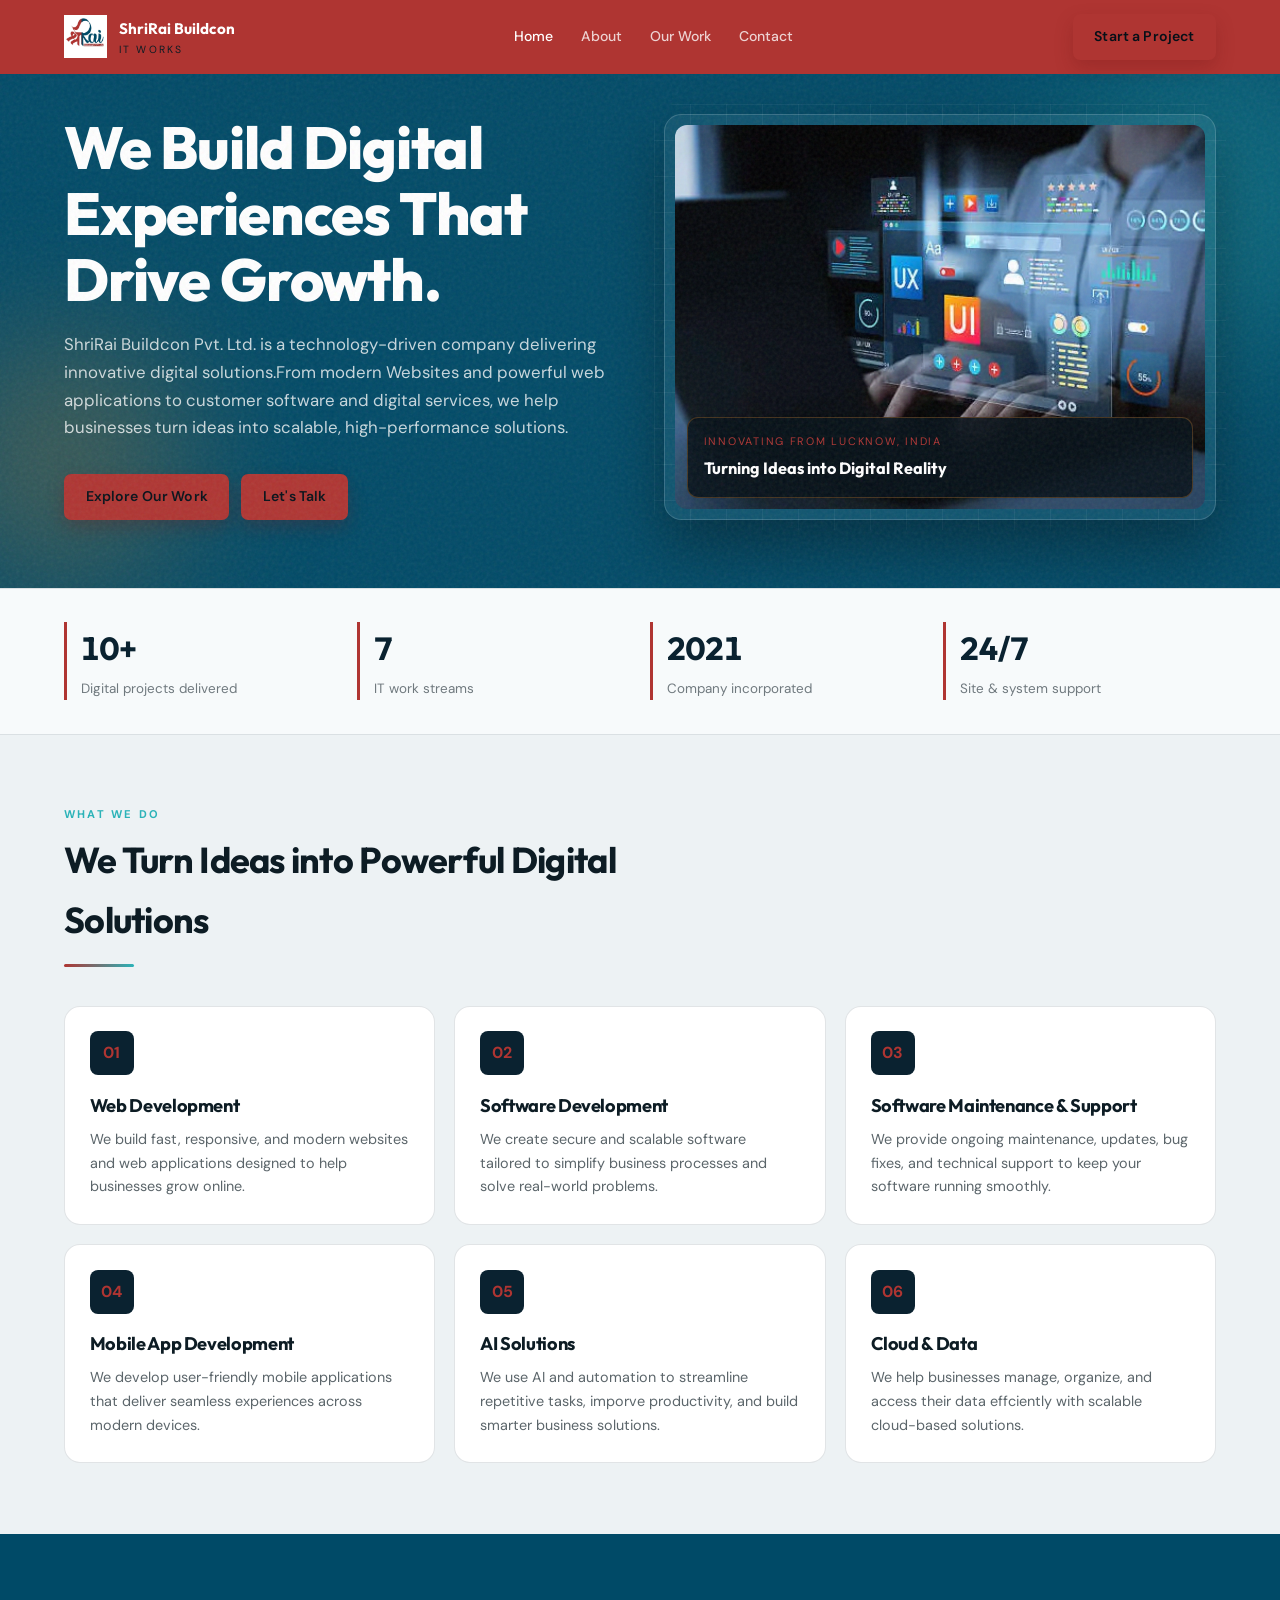
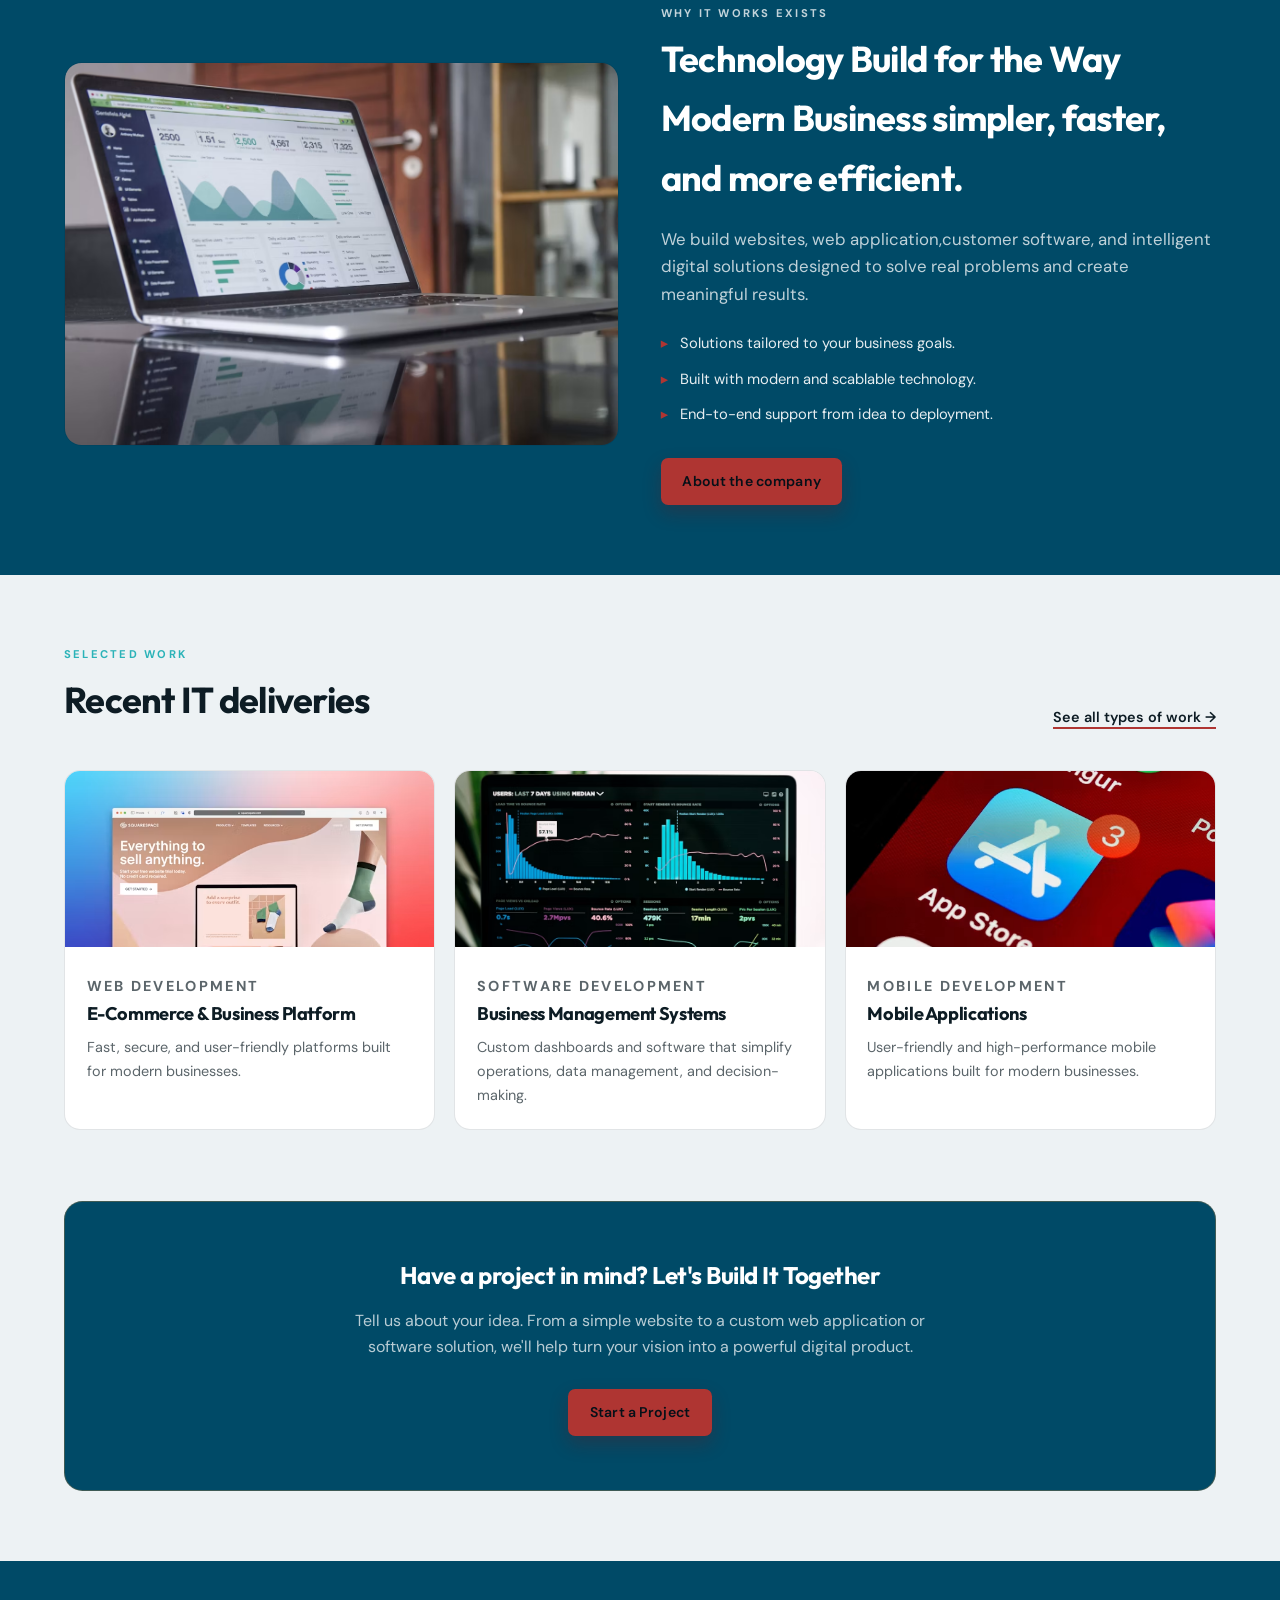
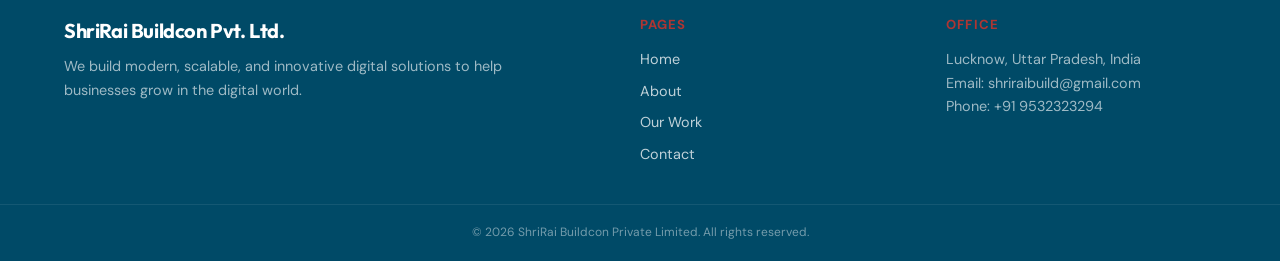
<file: index.html>
<!DOCTYPE html>
<html lang="en">
  <head>
    <meta charset="UTF-8" />
    <meta name="viewport" content="width=device-width, initial-scale=1.0" />
    <title>ShriRai Buildcon | IT Works</title>
    <meta
      name="description"
      content="IT division of ShriRai Buildcon Pvt. Ltd., Lucknow — websites, construction software, property portals, networks and digital systems."
    />
    <link rel="preconnect" href="https://fonts.googleapis.com" />
    <link rel="preconnect" href="https://fonts.gstatic.com" crossorigin />
    <link href="https://fonts.googleapis.com/css2?family=DM+Sans:ital,opsz,wght@0,9..40,400;0,9..40,500;0,9..40,600;0,9..40,700&family=Outfit:wght@500;600;700;800&display=swap"
      rel="stylesheet" />
    <link rel="stylesheet" href="css/styles.css" />
  </head>
  <body>

    <!-- Navigation Bar -->

    <header id="site-header" class="site-header">
      <div class="header-inner">
        <a href="index.html" class="logo">
          <img src="images/shrirai_logo.jpeg" class="logo-mark" alt="ShriRai Buildcon logo" />
          <span>
            <span class="logo-name">ShriRai Buildcon</span>
            <span class="logo-sub">IT Works</span>
          </span>
        </a>
        <nav class="nav-desktop" aria-label="Primary">
          <a class="is-active" href="index.html">Home</a>
          <a href="about.html">About</a>
          <a href="works.html">Our Work</a>
          <a href="contact.html">Contact</a>
        </nav>
        <a href="contact.html" class="btn btn-gold btn-header">Start a Project</a>
        <button id="nav-toggle" class="nav-toggle" aria-label="Open menu" aria-expanded="false">
          <svg class="icon-open" fill="none" stroke="currentColor" viewBox="0 0 24 24" aria-hidden="true">
            <path stroke-linecap="round" stroke-linejoin="round" stroke-width="2" d="M4 6h16M4 12h16M4 18h16" />
          </svg>
          <svg class="icon-close" fill="none" stroke="currentColor" viewBox="0 0 24 24" aria-hidden="true">
            <path stroke-linecap="round" stroke-linejoin="round" stroke-width="2" d="M6 18L18 6M6 6l12 12" />
          </svg>
        </button>
      </div>
      <div id="mobile-nav" class="mobile-nav">
        <nav aria-label="Mobile">
          <a class="is-active" href="index.html">Home</a>
          <a href="about.html">About</a>
          <a href="works.html">Our Work</a>
          <a href="contact.html">Contact</a>
        </nav>
      </div>
    </header>

    <section class="hero">
      <div class="blob blob-cyan"></div>
      <div class="blob blob-gold"></div>
      <div class="wrap hero-grid">
        <div>
          <!-- <p class="kicker fade-up">Lucknow · Construction + Technology</p> -->
          <h1 class="fade-up delay-1">We Build Digital Experiences That Drive Growth.</h1>
          <p class="lede fade-up delay-2">
            ShriRai Buildcon Pvt. Ltd. is a technology-driven company delivering innovative digital solutions.From modern 
            Websites and  powerful web applications to customer software and digital services, we help businesses turn ideas 
            into scalable, high-performance solutions.
          </p>
          <div class="hero-actions fade-up delay-3">
            <a href="works.html" class="btn btn-gold">Explore Our Work</a>
            <a href="contact.html" class="btn btn-gold">Let's Talk</a>
          </div>
        </div>
        <div class="hero-visual fade-up delay-4">
          <div class="grid-bg"></div>
          <div class="hero-frame">
            <img
              src="images/website.webp" alt="Modern commercial building skyline"
            />
            <div class="hero-caption">
              <span>INNOVATING FROM LUCKNOW, INDIA</span>
              <strong>Turning Ideas into Digital Reality</strong>
            </div>
          </div>
        </div>
      </div>
    </section>

    <section class="stats">
      <div class="wrap stats-grid">
        <div>
          <p class="stat-num" data-count="10" data-suffix="+">0+</p>
          <p class="stat-label">Digital projects delivered</p>
        </div>
        <div>
          <p class="stat-num" data-count="7" data-suffix="">0</p>
          <p class="stat-label">IT work streams</p>
        </div>
        <div>
          <p class="stat-num" data-count="2021" data-suffix="">0</p>
          <p class="stat-label">Company incorporated</p>
        </div>
        <div>
          <p class="stat-num">24/7</p>
          <p class="stat-label">Site &amp; system support</p>
        </div>
      </div>
    </section>

    <section class="section">
      <div class="wrap">
        <div class="section-head">
          <p class="label">What we do</p>
          <h2>We Turn Ideas into Powerful Digital Solutions</h2>
          <div class="gold-underline"></div>
        </div>
        <div class="cards-3">
          <article class="card">
            <div class="card-num">01</div>
            <h3>Web Development</h3>
            <p>We build fast, responsive, and modern websites and web applications designed to help businesses grow online.</p>
          </article>
          <article class="card">
            <div class="card-num">02</div>
            <h3>Software Development</h3>
            <p>We create secure and scalable software tailored to simplify business processes and solve real-world problems.</p>
          </article>
          <article class="card">
            <div class="card-num">03</div>
            <h3>Software Maintenance &amp; Support</h3>
            <p>We provide ongoing maintenance, updates, bug fixes, and technical support to keep your software running smoothly.</p>
          </article>
          <article class="card">
            <div class="card-num">04</div>
            <h3>Mobile App Development</h3>
            <p>We develop user-friendly mobile applications that deliver seamless experiences across modern devices.</p>
          </article>
          <article class="card">
            <div class="card-num">05</div>
            <h3>AI Solutions</h3>
            <p>We use AI and automation to streamline repetitive tasks, imporve productivity, and build smarter business solutions.</p>
          </article>
          <article class="card">
            <div class="card-num">06</div>
            <h3>Cloud &amp; Data</h3>
            <p>We help businesses manage, organize, and access their data effciently with scalable cloud-based solutions.</p>
          </article>
        </div>
      </div>
    </section>

    <section class="section band">
      <div class="wrap split">
        <img
          src="images/Technology_build.avif" alt="Team reviewing dashboards" />
        <div>
          <p class="label label-gold">Why IT Works exists</p>
          <h2>Technology Build for the Way Modern Business simpler, faster, and more efficient. 
          </h2>
          <p class="lede" style="color: rgba(255, 255, 255, 0.75)">
            We build websites, web application,customer software, and intelligent digital solutions designed to solve real problems
             and create meaningful results.
          </p>
          <ul class="checklist">
            <li><span>▸</span> Solutions tailored to your business goals.</li>
            <li><span>▸</span> Built with modern and scablable technology.</li>
            <li><span>▸</span> End-to-end support from idea to deployment.</li>
          </ul>
          <a href="about.html" class="btn btn-gold" style="margin-top: 2rem">About the company</a>
        </div>
      </div>
    </section>

    <section class="section">
      <div class="wrap">
        <div class="row-between">
          <div>
            <p class="label">Selected work</p>
            <h2>Recent IT deliveries</h2>
          </div>
          <a href="works.html" class="link-gold">See all types of work →</a>
        </div>
        <div class="cards-3" style="margin-top: 2.5rem">
          <article class="card card-media">
            <img src="images/E-commerce.avif" alt="Office interior" />
            <div class="card-body">
              <p class="eyebrow">Web Development</p>
              <h3>E-Commerce &amp; Business Platform</h3>
              <p>Fast, secure, and user-friendly platforms built for modern businesses.</p>
            </div>
          </article>
          <article class="card card-media">
            <img src="images/Business_management.avif" alt="Analytics dashboard" />
            <div class="card-body">
              <p class="eyebrow">Software Development</p>
              <h3>Business Management Systems</h3>
              <p>Custom dashboards and software that simplify operations, data management, and decision-making.</p>
            </div>
          </article>
          <article class="card card-media">
            <img src="images/App_dev.avif" alt="Network cables" />
            <div class="card-body">
              <p class="eyebrow">Mobile Development</p>
              <h3>Mobile Applications</h3>
              <p>User-friendly and high-performance mobile applications built for modern businesses.</p>
            </div>
          </article>
        </div>
      </div>
    </section>

    <section class="cta-banner">
      <div class="cta-inner">
        <h2>Have a project in mind? Let's Build It Together</h2>
        <p>Tell us about your idea. From a simple website to a custom web application or software solution, we'll help turn 
          your vision into a powerful digital product.</p>
        <a href="contact.html" class="btn btn-gold">Start a Project</a>
      </div>
    </section>

    <footer class="site-footer">
      <div class="wrap footer-grid">
        <div>
          <p class="font-display" style="font-size: 1.25rem; font-weight: 700">ShriRai Buildcon Pvt. Ltd.</p>
          <p class="muted" style="margin-top: 0.5rem">
            We build modern, scalable, and innovative digital solutions to help businesses grow in the digital world.
          </p>
        </div>
        <div>
          <p class="footer-title">Pages</p>
          <div class="footer-links">
            <a href="index.html">Home</a>
            <a href="about.html">About</a>
            <a href="works.html">Our Work</a>
            <a href="contact.html">Contact</a>
          </div>
        </div>
        <div>
          <p class="footer-title">Office</p>
          <p class="muted" style="margin-top: 0.75rem">Lucknow, Uttar Pradesh, India <br> Email: shriraibuild@gmail.com<br>Phone: +91 9532323294 </p>
        </div>
      </div>
      <div class="legal">© <span id="year"></span> ShriRai Buildcon Private Limited. All rights reserved.</div>
    </footer>
    <script src="js/main.js"></script>
  </body>
</html>
</file>
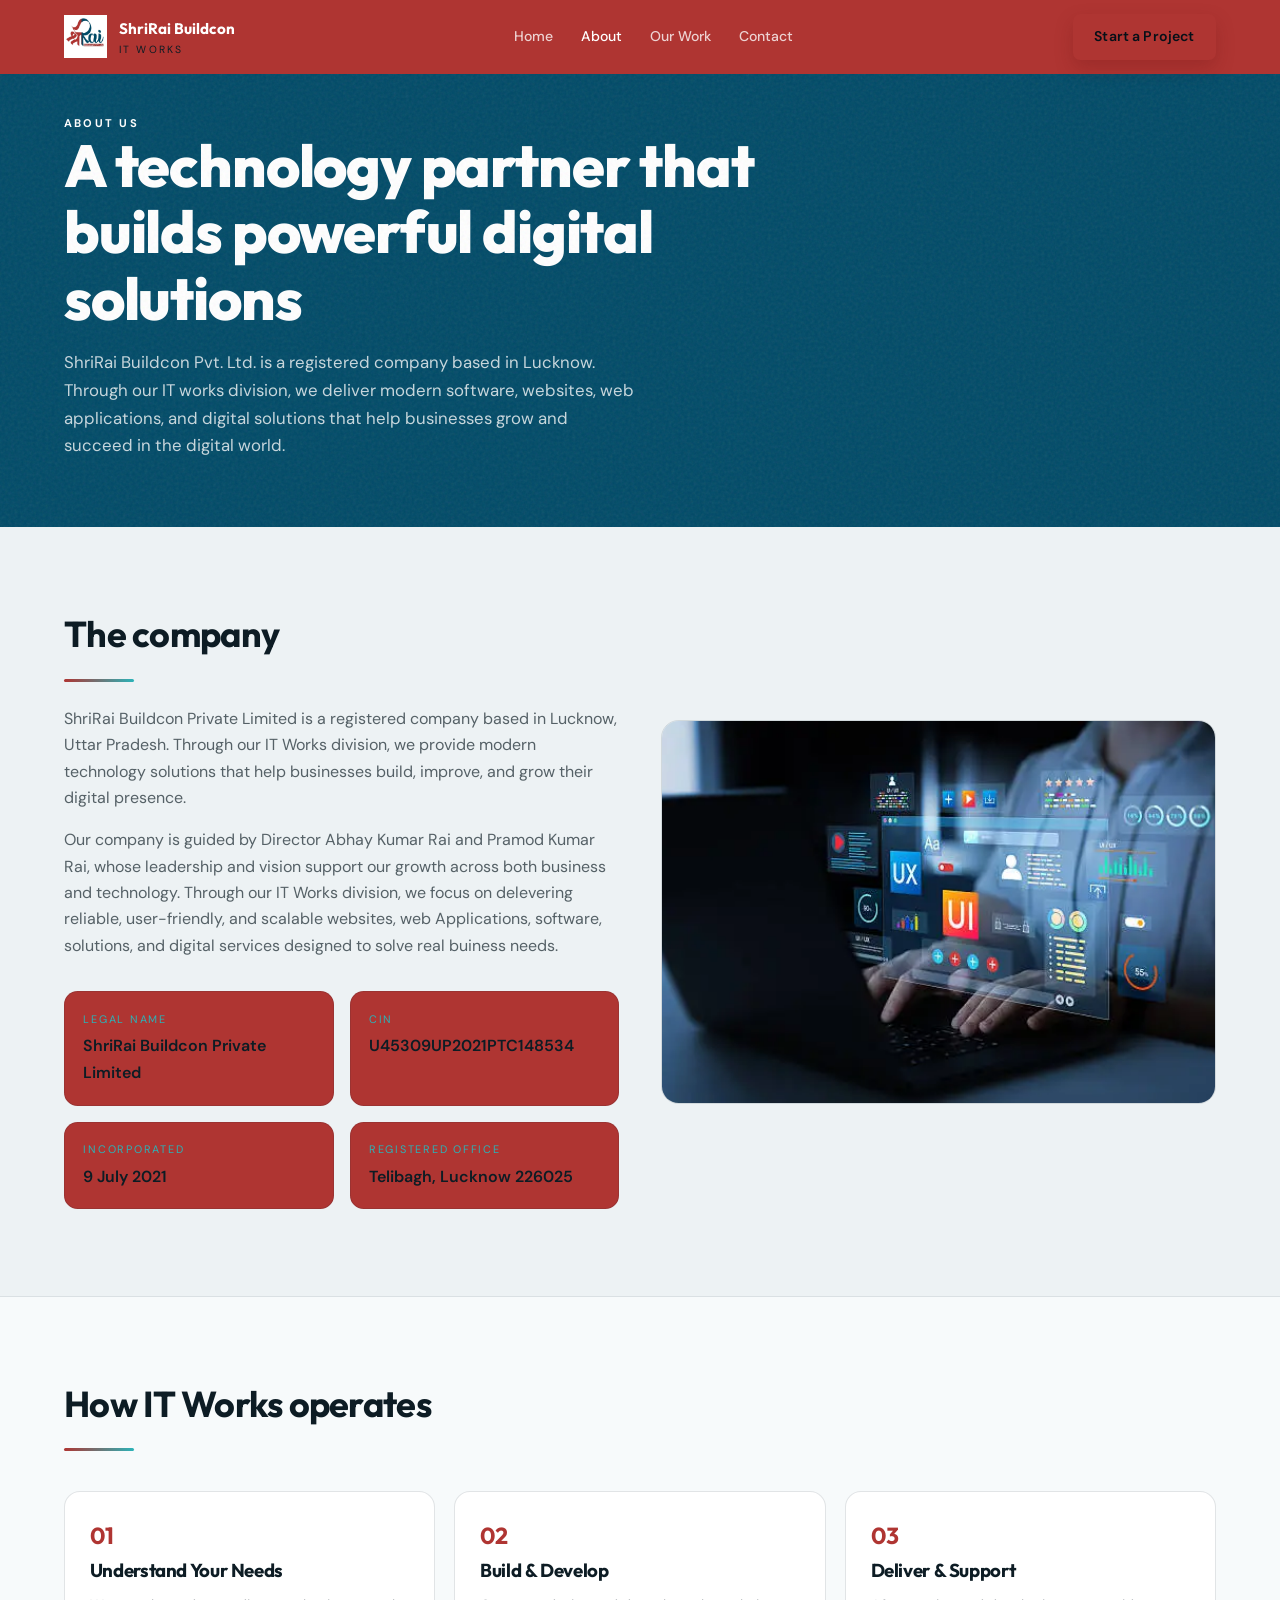
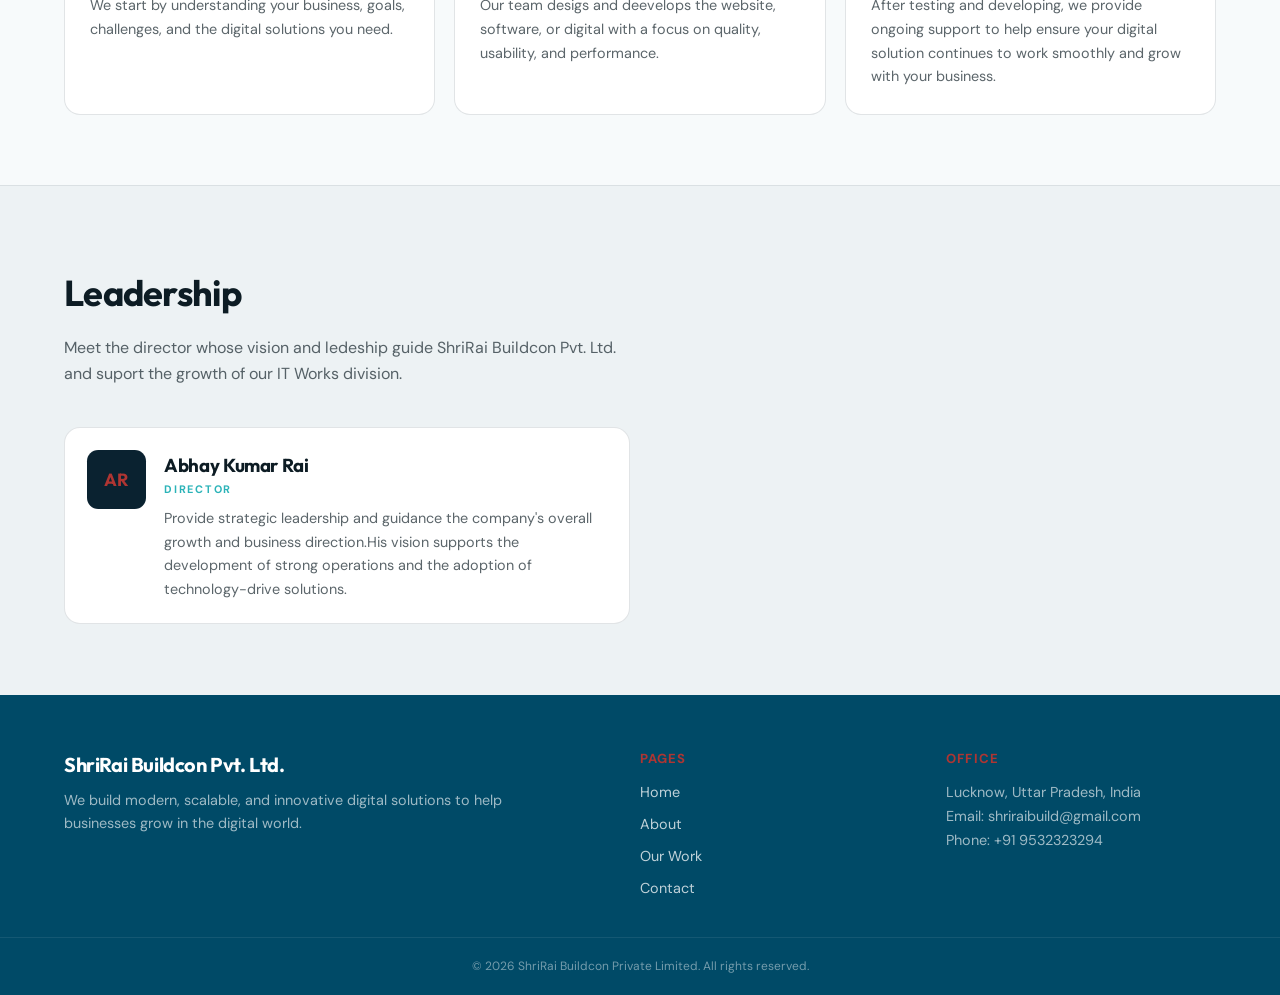
<file: about.html>
<!DOCTYPE html>
<html lang="en">
  <head>
    <meta charset="UTF-8" />
    <meta name="viewport" content="width=device-width, initial-scale=1.0" />
    <title>About | ShriRai Buildcon IT Works</title>
    <meta name="description" content="About ShriRai Buildcon Pvt. Ltd. and its IT Works division in Lucknow." />
    <link rel="preconnect" href="https://fonts.googleapis.com" />
    <link rel="preconnect" href="https://fonts.gstatic.com" crossorigin />
    <link
      href="https://fonts.googleapis.com/css2?family=DM+Sans:ital,opsz,wght@0,9..40,400;0,9..40,500;0,9..40,600;0,9..40,700&family=Outfit:wght@500;600;700;800&display=swap"
      rel="stylesheet"
    />
    <link rel="stylesheet" href="css/styles.css" />
  </head>
  <body>
    <header id="site-header" class="site-header">
      <div class="header-inner">
        <a href="index.html" class="logo">
          <img src="images/shrirai_logo.jpeg" class="logo-mark" alt="ShriRai Buildcon logo" />
          <span>
            <span class="logo-name">ShriRai Buildcon</span>
            <span class="logo-sub">IT Works</span>
          </span>
        </a>
        <nav class="nav-desktop" aria-label="Primary">
          <a href="index.html">Home</a>
          <a class="is-active" href="about.html">About</a>
          <a href="works.html">Our Work</a>
          <a href="contact.html">Contact</a>
        </nav>
        <a href="contact.html" class="btn btn-gold btn-header">Start a Project</a>
        <button id="nav-toggle" class="nav-toggle" aria-label="Open menu" aria-expanded="false">
          <svg class="icon-open" fill="none" stroke="currentColor" viewBox="0 0 24 24" aria-hidden="true">
            <path stroke-linecap="round" stroke-linejoin="round" stroke-width="2" d="M4 6h16M4 12h16M4 18h16" />
          </svg>
          <svg class="icon-close" fill="none" stroke="currentColor" viewBox="0 0 24 24" aria-hidden="true">
            <path stroke-linecap="round" stroke-linejoin="round" stroke-width="2" d="M6 18L18 6M6 6l12 12" />
          </svg>
        </button>
      </div>
      <div id="mobile-nav" class="mobile-nav">
        <nav aria-label="Mobile">
          <a href="index.html">Home</a>
          <a class="is-active" href="about.html">About</a>
          <a href="works.html">Our Work</a>
          <a href="contact.html">Contact</a>
        </nav>
      </div>
    </header>

    <section class="page-hero">
      <div class="wrap">
        <p class="label label-gold">About Us</p>
        <h1>A technology partner that builds powerful digital solutions</h1>
        <p class="lede">
          ShriRai Buildcon Pvt. Ltd. is a registered company based in Lucknow. Through our IT works division, we deliver modern 
          software, websites, web applications, and digital solutions that help businesses grow and succeed in the digital world.
        </p>
      </div>
    </section>

    <section class="section">
      <div class="wrap split">
        <div>
          <h2>The company</h2>
          <div class="gold-underline"></div>
          <p class="muted" style="margin-top: 1.5rem">
            ShriRai Buildcon Private Limited is a registered company based in Lucknow, Uttar Pradesh. Through our IT Works division,
            we provide modern technology solutions that help businesses build, improve, and grow their digital presence.
          </p>
          <p class="muted" style="margin-top: 1rem">
            Our company is guided by Director Abhay Kumar Rai and Pramod Kumar Rai, whose leadership and vision support our growth across
            both  business and technology. Through our IT Works division, we focus on delevering reliable, user-friendly, and 
            scalable websites, web Applications, software, solutions, and digital services designed to solve real buiness needs.
            </p>
          <dl class="facts">
            <div class="fact">
              <dt>Legal name</dt>
              <dd>ShriRai Buildcon Private Limited</dd>
            </div>
            <div class="fact">
              <dt>CIN</dt>
              <dd>U45309UP2021PTC148534</dd>
            </div>
            <div class="fact">
              <dt>Incorporated</dt>
              <dd>9 July 2021</dd>
            </div>
            <div class="fact">
              <dt>Registered office</dt>
              <dd>Telibagh, Lucknow 226025</dd>
            </div>
          </dl>
        </div>
        <img
          src="images/website.webp" alt="Construction site structure" />
      </div>
    </section>

    <section class="section panel">
      <div class="wrap">
        <h2>How IT Works operates</h2>
        <div class="gold-underline"></div>
        <div class="cards-3" style="margin-top: 2.5rem">
          <article class="step">
            <p class="n">01</p>
            <h3>Understand Your Needs</h3>
            <p class="muted" style="margin-top: 0.5rem; font-size: 0.9rem">
             We start by understanding your business, goals, challenges, and the digital solutions you need. 
            </p>
          </article>
          <article class="step">
            <p class="n">02</p>
            <h3>Build &amp; Develop</h3>
            <p class="muted" style="margin-top: 0.5rem; font-size: 0.9rem">
              Our team desigs and deevelops the website, software, or digital with a focus on quality, usability, and performance.
            </p>
          </article>
          <article class="step">
            <p class="n">03</p>
            <h3>Deliver &amp; Support</h3>
            <p class="muted" style="margin-top: 0.5rem; font-size: 0.9rem">
              After testing and developing, we provide ongoing support to help ensure your digital solution continues to work 
              smoothly and grow with your business.
            </p>
          </article>
        </div>
      </div>
    </section>

    <section class="section">
      <div class="wrap">
        <h2>Leadership</h2>
        <p class="muted" style="margin-top: 0.75rem; max-width: 36rem">
          Meet the director whose vision and ledeship guide ShriRai Buildcon Pvt. Ltd. and suport the growth of our IT Works 
          division.
        </p>
        <div class="cards-2" style="margin-top: 2.5rem">
          
          <article class="leader">
            <div class="avatar">AR</div>
            <div>
              <h3>Abhay Kumar Rai</h3>
              <p class="eyebrow">Director</p>
              <p class="muted" style="margin-top: 0.5rem; font-size: 0.9rem">
                Provide strategic leadership and guidance the company's overall growth and business direction.His vision supports 
                the development of strong operations and the adoption of technology-drive solutions.
              </p>
            </div>
          </article>
        </div>
      </div>
    </section>

    <footer class="site-footer">
      <div class="wrap footer-grid">
        <div>
          <p class="font-display" style="font-size: 1.25rem; font-weight: 700">ShriRai Buildcon Pvt. Ltd.</p>
          <p class="muted" style="margin-top: 0.5rem">
           We build modern, scalable, and innovative digital solutions to help businesses grow in the digital world. 
          </p>
        </div>
        <div>
          <p class="footer-title">Pages</p>
          <div class="footer-links">
            <a href="index.html">Home</a>
            <a href="about.html">About</a>
            <a href="works.html">Our Work</a>
            <a href="contact.html">Contact</a>
          </div>
        </div>
        <div>
          <p class="footer-title">Office</p>
          <p class="muted" style="margin-top: 0.75rem">Lucknow, Uttar Pradesh, India <br> Email: shriraibuild@gmail.com<br>Phone: +91 9532323294</p>
        </div>
      </div>
      <div class="legal">© <span id="year"></span> ShriRai Buildcon Private Limited. All rights reserved.</div>
    </footer>
    <script src="js/main.js"></script>
  </body>
</html>
</file>
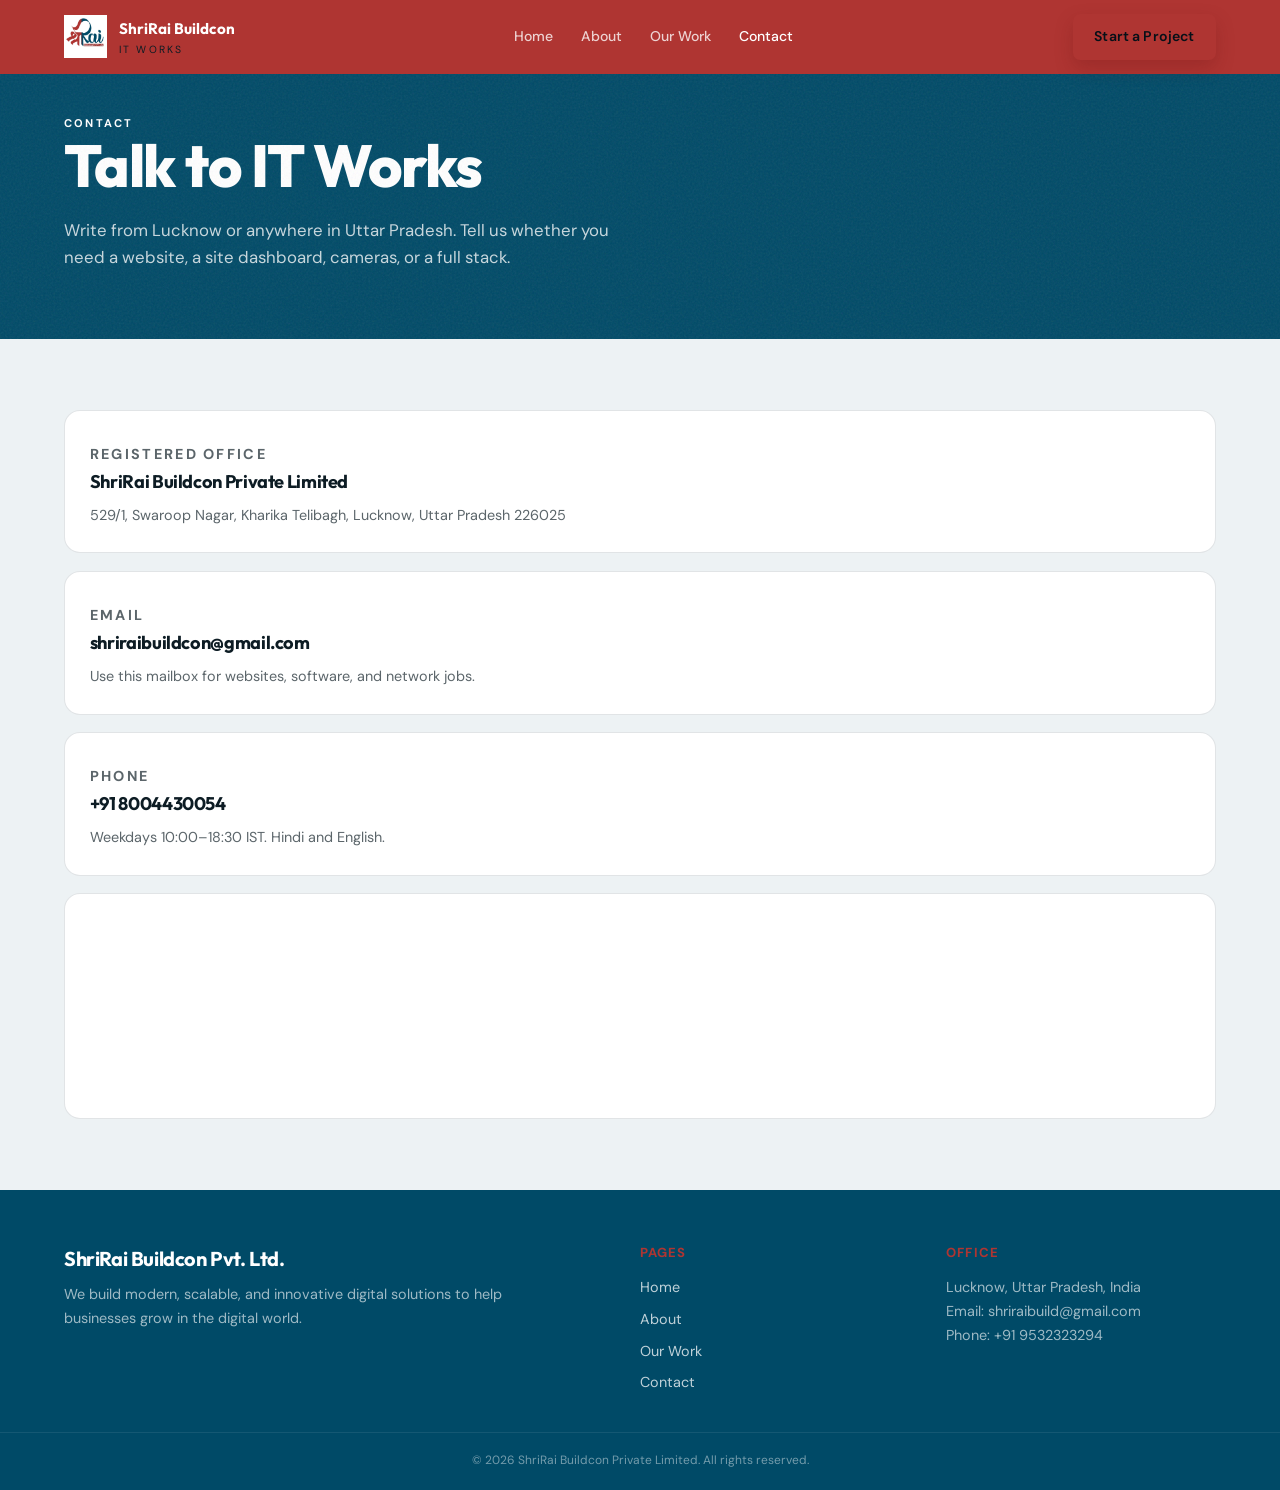
<file: contact.html>
<!DOCTYPE html>
<html lang="en">
  <head>
    <meta charset="UTF-8" />
    <meta name="viewport" content="width=device-width, initial-scale=1.0" />
    <title>Contact | ShriRai Buildcon IT Works</title>
    <meta
      name="description"
      content="Contact ShriRai Buildcon IT Works in Lucknow for websites, software, and site networks."
    />
    <link rel="preconnect" href="https://fonts.googleapis.com" />
    <link rel="preconnect" href="https://fonts.gstatic.com" crossorigin />
    <link
      href="https://fonts.googleapis.com/css2?family=DM+Sans:ital,opsz,wght@0,9..40,400;0,9..40,500;0,9..40,600;0,9..40,700&family=Outfit:wght@500;600;700;800&display=swap"
      rel="stylesheet"
    />
    <link rel="stylesheet" href="css/styles.css" />
  </head>
  <body>
    <header id="site-header" class="site-header">
      <div class="header-inner">
        <a href="index.html" class="logo">
          <img src="images/shrirai_logo.jpeg" class="logo-mark" alt="ShriRai Buildcon logo" />

          <span>
            <span class="logo-name">ShriRai Buildcon</span>
            <span class="logo-sub">IT Works</span>
          </span>
        </a>
        <nav class="nav-desktop" aria-label="Primary">
          <a href="index.html">Home</a>
          <a href="about.html">About</a>
          <a href="works.html">Our Work</a>
          <a class="is-active" href="contact.html">Contact</a>
        </nav>
        <a href="contact.html" class="btn btn-gold btn-header">Start a Project</a>
        <button id="nav-toggle" class="nav-toggle" aria-label="Open menu" aria-expanded="false">
          <svg class="icon-open" fill="none" stroke="currentColor" viewBox="0 0 24 24" aria-hidden="true">
            <path stroke-linecap="round" stroke-linejoin="round" stroke-width="2" d="M4 6h16M4 12h16M4 18h16" />
          </svg>
          <svg class="icon-close" fill="none" stroke="currentColor" viewBox="0 0 24 24" aria-hidden="true">
            <path stroke-linecap="round" stroke-linejoin="round" stroke-width="2" d="M6 18L18 6M6 6l12 12" />
          </svg>
        </button>
      </div>
      <div id="mobile-nav" class="mobile-nav">
        <nav aria-label="Mobile">
          <a href="index.html">Home</a>
          <a href="about.html">About</a>
          <a href="works.html">Our Work</a>
          <a class="is-active" href="contact.html">Contact</a>
        </nav>
      </div>
    </header>

    <section class="page-hero">
      <div class="wrap">
        <p class="label label-gold">Contact</p>
        <h1>Talk to IT Works</h1>
        <p class="lede">
          Write from Lucknow or anywhere in Uttar Pradesh. Tell us whether you need a website, a site dashboard, cameras,
          or a full stack.
        </p>
      </div>
    </section>

    <section class="section">
      <div class="wrap contact-layout">
        <div class="contact-aside">
          <article class="card">
            <p class="eyebrow">Registered office</p>
            <h3>ShriRai Buildcon Private Limited</h3>
            <p>529/1, Swaroop Nagar, Kharika Telibagh, Lucknow, Uttar Pradesh 226025</p>
          </article>
          <article class="card">
            <p class="eyebrow">Email</p>
            <h3><a href="mailto:shriraibuildcon@gmail.com">shriraibuildcon@gmail.com</a></h3>
            <p>Use this mailbox for websites, software, and network jobs.</p>
          </article>
          <article class="card">
            <p class="eyebrow">Phone</p>
            <h3><a href="tel:+918004430054 ">+91 8004430054</a></h3>
            <p>Weekdays 10:00–18:30 IST. Hindi and English.</p>
          </article>
          <article class="card card-media map">
            <iframe
              title="Map of Telibagh, Lucknow"
              loading="lazy"
              referrerpolicy="no-referrer-when-downgrade"
              src="https://maps.google.com/maps?q=Telibagh%20Lucknow%20226025&t=&z=14&ie=UTF8&iwloc=&output=embed"
            ></iframe>
          </article>
        </div>

        
      </div>
    </section>

    <footer class="site-footer">
      <div class="wrap footer-grid">
        <div>
          <p class="font-display" style="font-size: 1.25rem; font-weight: 700">ShriRai Buildcon Pvt. Ltd.</p>
          <p class="muted" style="margin-top: 0.5rem">
            We build modern, scalable, and innovative digital solutions to help businesses grow in the digital world. 
          </p>
        </div>
        <div>
          <p class="footer-title">Pages</p>
          <div class="footer-links">
            <a href="index.html">Home</a>
            <a href="about.html">About</a>
            <a href="works.html">Our Work</a>
            <a href="contact.html">Contact</a>
          </div>
        </div>
        <div>
          <p class="footer-title">Office</p>
          <p class="muted" style="margin-top: 0.75rem">Lucknow, Uttar Pradesh, India <br> Email: shriraibuild@gmail.com<br>Phone: +91 9532323294</p>
        </div>
      </div>
      <div class="legal">© <span id="year"></span> ShriRai Buildcon Private Limited. All rights reserved.</div>
    </footer>
    <script src="js/main.js"></script>
  </body>
</html>
</file>
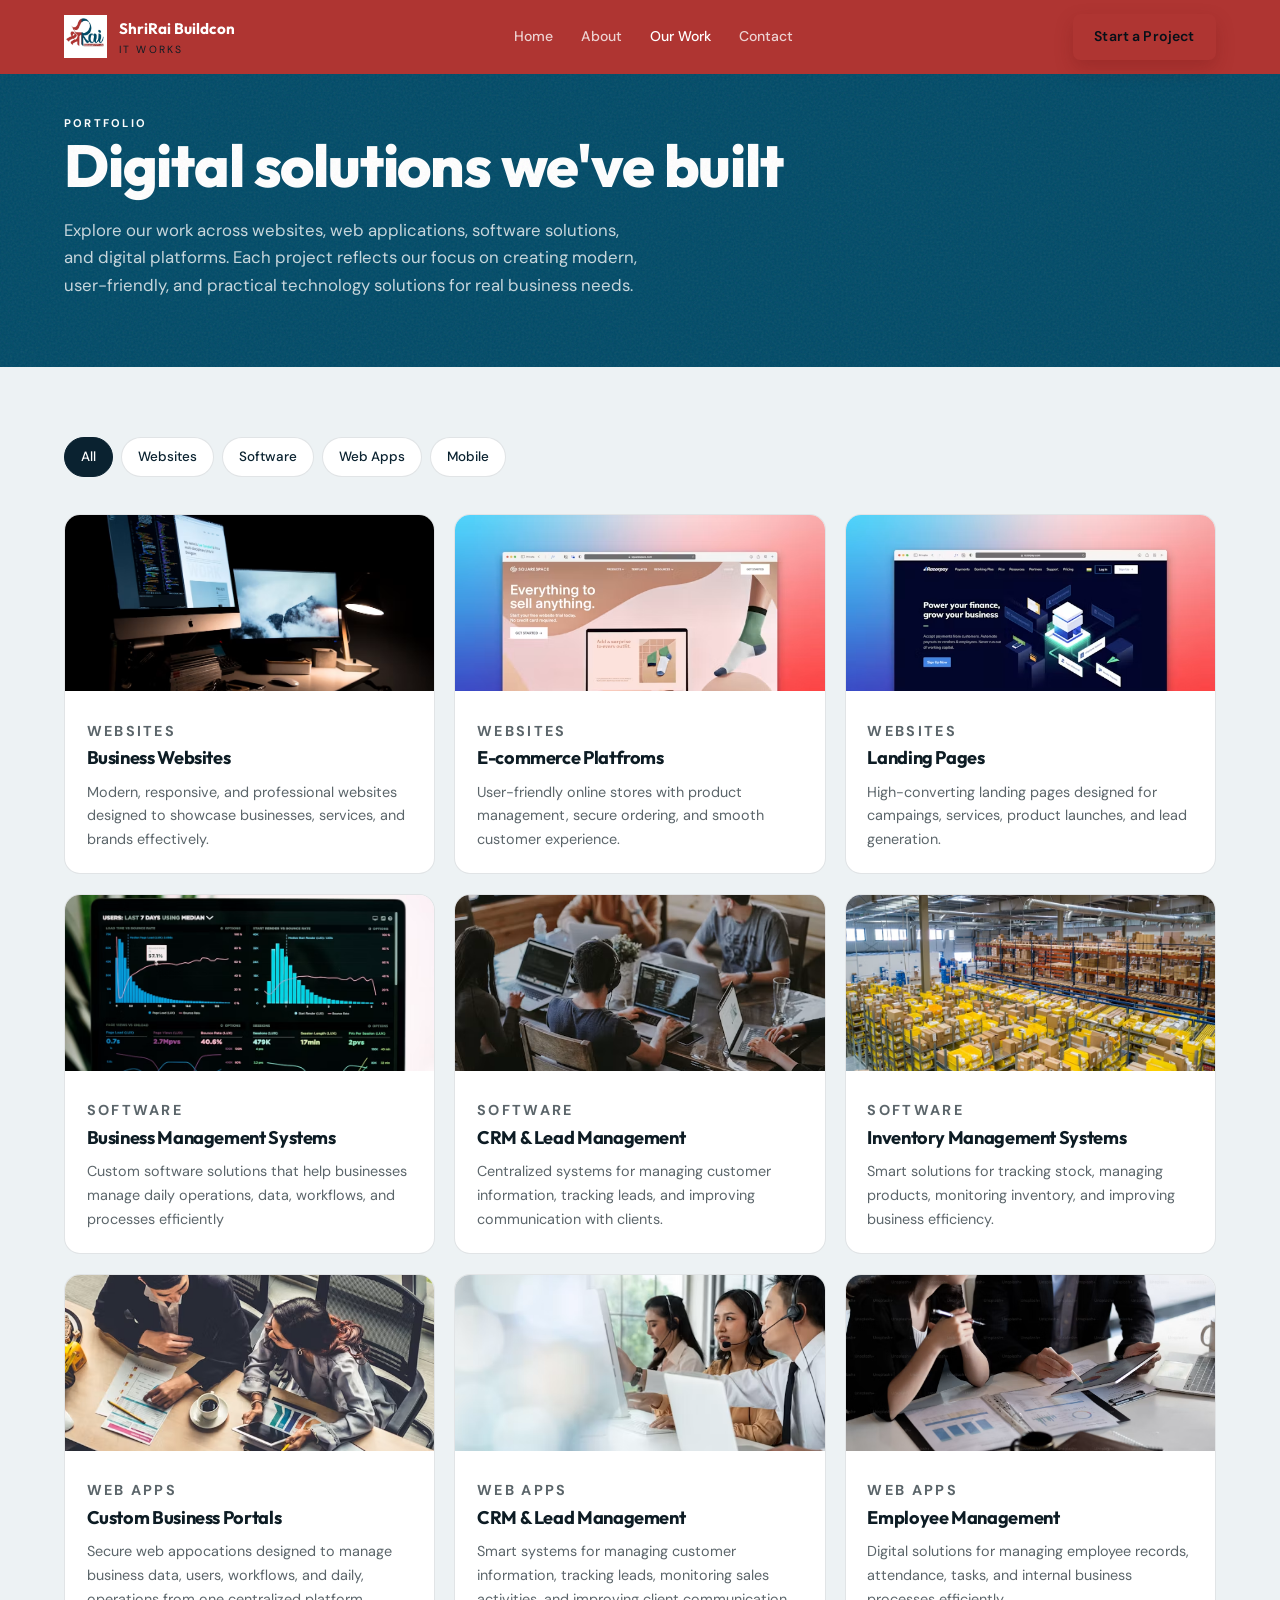
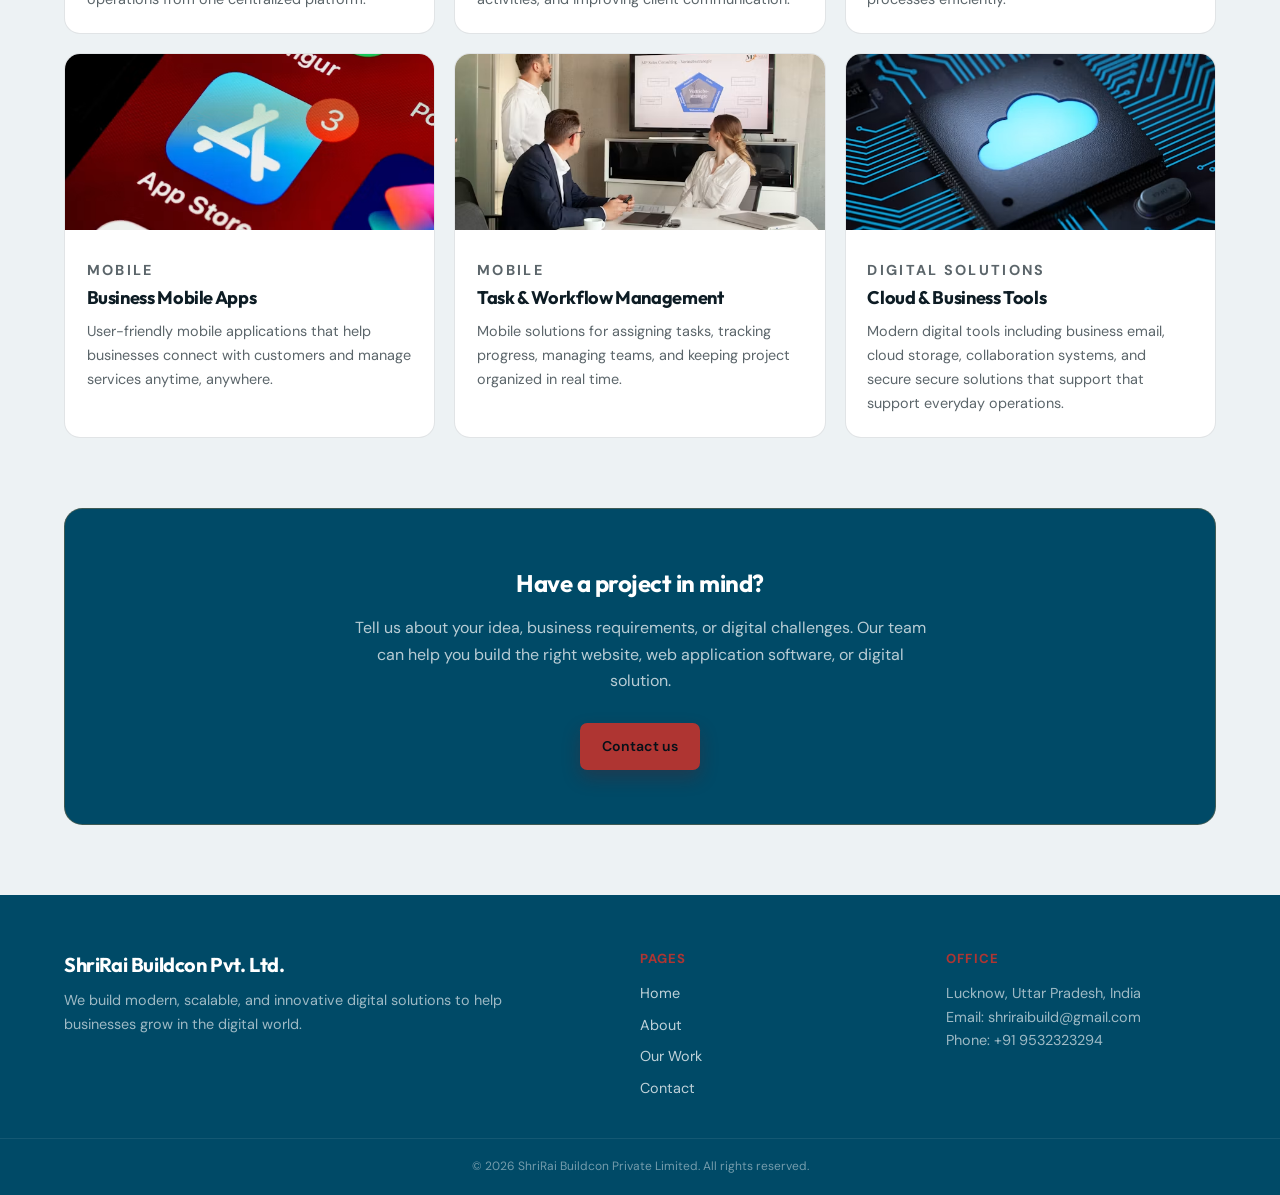
<file: works.html>
<!DOCTYPE html>
<html lang="en">
  <head>
    <meta charset="UTF-8" />
    <meta name="viewport" content="width=device-width, initial-scale=1.0" />
    <title>Our IT Work | ShriRai Buildcon</title>
    <meta
      name="description"
      content="Types of IT work delivered by ShriRai Buildcon — websites, ERP, CCTV, apps, and cloud."
    />
    <link rel="preconnect" href="https://fonts.googleapis.com" />
    <link rel="preconnect" href="https://fonts.gstatic.com" crossorigin />
    <link
      href="https://fonts.googleapis.com/css2?family=DM+Sans:ital,opsz,wght@0,9..40,400;0,9..40,500;0,9..40,600;0,9..40,700&family=Outfit:wght@500;600;700;800&display=swap"
      rel="stylesheet"
    />
    <link rel="stylesheet" href="css/styles.css" />
  </head>
  <body>
    <header id="site-header" class="site-header">
      <div class="header-inner">
        <a href="index.html" class="logo">
          <img src="images/shrirai_logo.jpeg" class="logo-mark" alt="ShriRai Buildcon logo" />
          <span>
            <span class="logo-name">ShriRai Buildcon</span>
            <span class="logo-sub">IT Works</span>
          </span>
        </a>
        <nav class="nav-desktop" aria-label="Primary">
          <a href="index.html">Home</a>
          <a href="about.html">About</a>
          <a class="is-active" href="works.html">Our Work</a>
          <a href="contact.html">Contact</a>
        </nav>
        <a href="contact.html" class="btn btn-gold btn-header">Start a Project</a>
        <button id="nav-toggle" class="nav-toggle" aria-label="Open menu" aria-expanded="false">
          <svg class="icon-open" fill="none" stroke="currentColor" viewBox="0 0 24 24" aria-hidden="true">
            <path stroke-linecap="round" stroke-linejoin="round" stroke-width="2" d="M4 6h16M4 12h16M4 18h16" />
          </svg>
          <svg class="icon-close" fill="none" stroke="currentColor" viewBox="0 0 24 24" aria-hidden="true">
            <path stroke-linecap="round" stroke-linejoin="round" stroke-width="2" d="M6 18L18 6M6 6l12 12" />
          </svg>
        </button>
      </div>
      <div id="mobile-nav" class="mobile-nav">
        <nav aria-label="Mobile">
          <a href="index.html">Home</a>
          <a href="about.html">About</a>
          <a class="is-active" href="works.html">Our IT Work</a>
          <a href="contact.html">Contact</a>
        </nav>
      </div>
    </header>

    <section class="page-hero">
      <div class="wrap">
        <p class="label label-gold">Portfolio</p>
        <h1>Digital solutions we've built</h1>
        <p class="lede">
          Explore our work across websites, web applications, software solutions, and digital platforms. Each project reflects
          our focus on creating modern, user-friendly, and practical technology solutions for real business needs.
        </p>
      </div>
    </section>

    <section class="section">
      <div class="wrap">
        <div class="filters">
          <button data-filter="all" class="filter-btn active" type="button">All</button>
          <button data-filter="web" class="filter-btn" type="button">Websites</button>
          <button data-filter="software" class="filter-btn" type="button">Software</button>
          <button data-filter="web-apps" class="filter-btn" type="button">Web Apps</button>
          <button data-filter="mobile" class="filter-btn" type="button">Mobile</button>
          <!-- <button data-filter="cloud" class="filter-btn" type="button">Cloud</button> -->
          <!-- <button data-filter="sales" class="filter-btn" type="button">Sales tech</button> -->
        </div>

        <div class="work-grid">
          <article data-category="web" class="work-card card card-media">
            <img src="images/Business_website.avif" alt="Laptop showing a website" />
            <div class="card-body">
              <p class="eyebrow">Websites</p>
              <h3>Business Websites</h3>
              <p>Modern, responsive, and professional websites designed to showcase businesses, services, and brands effectively.</p>
            </div>
          </article>
          <article data-category="web" class="work-card card card-media">
            <img src="images/E-commerce.avif" alt="E-commerce" />
            <div class="card-body">
              <p class="eyebrow">Websites</p>
              <h3>E-commerce Platfroms</h3>
              <p>User-friendly online stores with product management, secure ordering, and smooth customer experience.</p>
            </div>
          </article>
          <article data-category="web" class="work-card card card-media">
            <img src="images/landing_website.avif" alt="Modern house" />
            <div class="card-body">
              <p class="eyebrow">Websites</p>
              <h3>Landing Pages</h3>
              <p>High-converting landing pages designed for campaings, services, product launches, and lead generation.</p>
            </div>
          </article>
          <article data-category="software" class="work-card card card-media">
            <img src="images/Business_management.avif" alt="Dashboard charts" />
            <div class="card-body">
              <p class="eyebrow">Software</p>
              <h3>Business Management Systems</h3>
              <p>Custom software solutions that help businesses manage daily operations, data, workflows, and processes efficiently</p>
            </div>
          </article>
          <article data-category="software" class="work-card card card-media">
            <img src="images/crm_lead_management.avif" alt="People working with documents" />
            <div class="card-body">
              <p class="eyebrow">Software</p>
              <h3>CRM &amp; Lead Management</h3>
              <p>Centralized systems for managing customer information, tracking leads, and improving communication with clients.</p>
            </div>
          </article>
          <article data-category="software" class="work-card card card-media">
            <img src="images/Inventary management.avif" alt="Warehouse inventory" />
            <div class="card-body">
              <p class="eyebrow">Software</p>
              <h3>Inventory Management Systems</h3>
              <p>Smart solutions for tracking stock, managing products, monitoring inventory, and improving business efficiency.</p>
            </div>
          </article>
           <article data-category="web-apps" class="work-card card card-media">
            <img src="images/custom_business_portal.avif" alt="Network cabling" />
            <div class="card-body">
              <p class="eyebrow">Web Apps</p>
              <h3>Custom Business Portals</h3>
              <p>Secure web appocations designed to manage business data, users, workflows, and daily, operations from one centralized platform.</p>
            </div>
          </article>
           <article data-category="web-apps" class="work-card card card-media">
            <img src="images/Mangement _2.avif" alt="Security camera" />
            <div class="card-body">
              <p class="eyebrow">Web Apps</p>
              <h3>CRM &amp; Lead Management</h3>
              <p>Smart systems for managing customer information, tracking leads, monitoring sales activities, and improving client communication.</p>
            </div>
          </article>
          <article data-category="web-apps" class="work-card card card-media">
            <img src="images/Management work.avif" alt="Circuit board" />
            <div class="card-body">
              <p class="eyebrow">Web Apps</p>
              <h3>Employee Management</h3>
              <p>Digital solutions for managing employee records, attendance, tasks, and internal business processes efficiently.</p>
             </div> 
          </article>
          <article data-category="mobile" class="work-card card card-media">
            <img src="images/App_dev.avif" alt="Person using a smartphone" />
            <div class="card-body">
              <p class="eyebrow">Mobile</p>
              <h3>Business Mobile Apps</h3>
              <p>User-friendly mobile applications that help businesses connect with customers and manage services anytime, anywhere.</p>
            </div>
          </article>
          <article data-category="mobile" class="work-card card card-media">
            <img src="images/Task_flow.avif" alt="Team collaborating" />
            <div class="card-body">
              <p class="eyebrow">Mobile</p>
              <h3>Task & Workflow Management</h3>
              <p>Mobile solutions for assigning tasks, tracking progress, managing teams, and keeping project organized in real time.</p>
            </div>
          </article>
           <article data-category="mobile" class="work-card card card-media">
            <img src="images/cloud.avif" alt="Laptop on a desk" />
            <div class="card-body">
              <p class="eyebrow">Digital Solutions</p>
              <h3>Cloud &amp; Business Tools</h3>
              <p>Modern digital tools including business email, cloud storage, collaboration systems, and secure secure solutions that support 
                that support everyday operations.</p>
            </div>
          </article>
        </div>
      </div>
    </section>

    <section class="cta-banner">
      <div class="cta-inner">
        <h2>Have a project in mind?</h2>
        <p>Tell us about your idea, business requirements, or digital challenges. Our team can help you build the right website, 
          web application software, or digital solution.</p>
        <a href="contact.html" class="btn btn-gold">Contact us</a>
      </div>
    </section>

    <footer class="site-footer">
      <div class="wrap footer-grid">
        <div>
          <p class="font-display" style="font-size: 1.25rem; font-weight: 700">ShriRai Buildcon Pvt. Ltd.</p>
          <p class="muted" style="margin-top: 0.5rem">
            We build modern, scalable, and innovative digital solutions to help businesses grow in the digital world. 
          </p>
        </div>
        <div>
          <p class="footer-title">Pages</p>
          <div class="footer-links">
            <a href="index.html">Home</a>
            <a href="about.html">About</a>
            <a href="works.html">Our Work</a>
            <a href="contact.html">Contact</a>
          </div>
        </div>
        <div>
          <p class="footer-title">Office</p>
          <p class="muted" style="margin-top: 0.75rem">Lucknow, Uttar Pradesh, India <br> Email: shriraibuild@gmail.com<br>Phone: +91 9532323294</p>
        </div>
      </div>
      <div class="legal">© <span id="year"></span> ShriRai Buildcon Private Limited. All rights reserved.</div>
    </footer>
    <script src="js/main.js"></script>
  </body>
</html>
</file>
<file: css/styles.css>
/* ShriRai Buildcon — IT Works (custom stylesheet) */

:root {
  --ink: #061018;
  --navy: #0a2230;
  --navy-mid: #123a4a;
  --navy-light: #1b5366;
  /* --gold: #e08a2a; */
  --gold-light: #f0b05a;
  --cyan: #2bb3b8;
  --sand: #edf2f4;
  --paper: #f7fafb;
  --white: #ffffff;
  --text: #0d1c24;
  --primary: #AF3532;
  --primary-dark: #004A67;
  --accent: #B58A55;
  --muted: rgba(13, 28, 36, 0.68);
  --line: rgba(10, 34, 48, 0.12);
  --radius: 1rem;
  --shadow: 0 16px 40px rgba(6, 16, 24, 0.12);
  --header-h: 4.5rem;
  --max: 72rem;
}

*,
*::before,
*::after {
  box-sizing: border-box;
}

html {
  scroll-behavior: smooth;
}

body {
  margin: 0;
  font-family: "DM Sans", system-ui, sans-serif;
  background:
    radial-gradient(1200px 400px at 0% -10%, rgba(43, 179, 184, 0.08), transparent 50%),
    radial-gradient(900px 380px at 100% 0%, rgba(224, 138, 42, 0.08), transparent 46%),
    var(--sand);
  color: var(--text);
  line-height: 1.65;
  -webkit-font-smoothing: antialiased;
}

img {
  max-width: 100%;
  height: auto;
  display: block;
}

a {
  color: inherit;
  text-decoration: none;
}

button,
input,
select,
textarea {
  font: inherit;
}

h1,
h2,
h3,
p {
  margin: 0;
}

.font-display,
h1,
h2,
h3 {
  font-family: "Outfit", system-ui, sans-serif;
  letter-spacing: -0.02em;
}

.wrap,
.wrap-wide {
  width: min(100% - 2rem, var(--max));
  margin-inline: auto;
}

/* Header */
.site-header {
  position: fixed;
  inset: 0 0 auto;
  z-index: 50;
  background: var(--primary);
  border-bottom: 1px solid transparent;
  transition: background 0.3s, box-shadow 0.3s, border-color 0.3s;
}

.site-header.nav-scrolled {
  background: #AF3532;
  backdrop-filter: blur(16px);
  border-bottom-color: rgba(224, 138, 42, 0.35);
  box-shadow: 0 10px 28px rgba(6, 16, 24, 0.28);
}

.header-inner {
  display: flex;
  align-items: center;
  justify-content: space-between;
  gap: 1rem;
  padding: 0.85rem 0;
  width: min(100% - 2rem, var(--max));
  margin-inline: auto;
}

.logo {
  display: flex;
  align-items: center;
  gap: 0.75rem;
}

.logo-mark {
  display: grid;
  /* place-items: center; */
   width: 2.7rem;
   height: 2.7rem; */
  /* border-radius: 0.4rem; */
  /* background: linear-gradient(135deg, var(--primary) 0%, #c96a14 100%); */
  /* color: var(--ink); */
  /* font-family: "Outfit", system-ui, sans-serif; */
  /* font-weight: 800; */
  /* font-size: 1.05rem; */
  /* box-shadow: inset 0 1px 0 rgba(255, 255, 255, 0.35); */ */ */
}

.logo-name {
  display: block;
  color: #fff;
  font-family: "Outfit", system-ui, sans-serif;
  font-weight: 700;
  font-size: 0.95rem;
}

.logo-sub {
  display: block;
  color: var(--primary-light);
  font-size: 0.65rem;
  letter-spacing: 0.2em;
  text-transform: uppercase;
}

.nav-desktop {
  display: none;
  align-items: center;
  gap: 1.75rem;
  font-size: 0.88rem;
  font-weight: 500;
  color: rgba(255, 255, 255, 0.78);
}

.nav-desktop a {
  position: relative;
  padding: 0.25rem 0;
}

.nav-desktop a::after {
  content: "";
  position: absolute;
  left: 0;
  bottom: -0.15rem;
  width: 0;
  height: 2px;
  background: var(--primary);
  transition: width 0.2s ease;
}

.nav-desktop a:hover,
.nav-desktop a.is-active {
  color: #fff;
}

.nav-desktop a:hover::after,
.nav-desktop a.is-active::after {
  width: 100%;
}

.btn {
  display: inline-flex;
  align-items: center;
  justify-content: center;
  border: 0;
  cursor: pointer;
  border-radius: 0.45rem;
  padding: 0.72rem 1.35rem;
  font-size: 0.88rem;
  font-weight: 600;
  letter-spacing: 0.01em;
  transition: background 0.2s, transform 0.2s, box-shadow 0.2s;
}

.btn:hover {
  transform: translateY(-1px);
}

.btn-gold {
  background: var(--primary);
  color: var(--ink);
  box-shadow: 0 8px 18px rgba(107, 21, 21, 0.28);
}

.btn-gold:hover {
  background: var(--primary-light);
}

.btn-ghost {
  background: transparent;
  color: #fff;
  border: 1px solid rgba(255, 255, 255, 0.28);
}

.btn-ghost:hover {
  background: rgba(255, 255, 255, 0.08);
  border-color: rgba(255, 255, 255, 0.5);
}

.btn-navy {
  background: var(--navy);
  color: #fff;
}

.btn-navy:hover {
  background: var(--navy-mid);
}

.btn-header {
  display: none;
}

.nav-toggle {
  display: grid;
  place-items: center;
  width: 2.6rem;
  height: 2.6rem;
  border: 1px solid rgba(255, 255, 255, 0.18);
  background: rgba(255, 255, 255, 0.04);
  color: #fff;
  cursor: pointer;
  border-radius: 0.4rem;
}

.nav-toggle svg {
  width: 1.55rem;
  height: 1.55rem;
}

.nav-toggle .icon-close {
  display: none;
}

.nav-toggle.is-open .icon-open {
  display: none;
}

.nav-toggle.is-open .icon-close {
  display: block;
}

.mobile-nav {
  display: none;
  border-top: 1px solid rgba(255, 255, 255, 0.08);
  background: var(--ink);
}

.mobile-nav.is-open {
  display: block;
}

.mobile-nav nav {
  display: flex;
  flex-direction: column;
  gap: 0.25rem;
  padding: 1rem 1.25rem 1.25rem;
}

.mobile-nav a {
  color: #fff;
  border-radius: 0.5rem;
  padding: 0.8rem 0.9rem;
}

.mobile-nav a:hover,
.mobile-nav a.is-active {
  background: rgba(224, 138, 42, 0.16);
  color: var(--primary-light);
}

body.nav-open {
  overflow: hidden;
}

/* Hero / page banners */
.hero,
.page-hero {
  position: relative;
  overflow: hidden;
  background: var(--primary-dark);
    /* linear-gradient(180deg, rgba(6, 16, 24, 0.2), rgba(6, 16, 24, 0.55)),
    radial-gradient(circle at 80% 20%, rgba(43, 179, 184, 0.18), transparent 36%),
    var(--navy); */
  color: #fff;
  padding: calc(var(--header-h) + 2.6rem) 0 4.2rem;
}

.hero::after,
.page-hero::after,
.grain::after {
  content: "";
  position: absolute;
  inset: 0;
  pointer-events: none;
  opacity: 0.09;
  background-image: url("data:image/svg+xml,%3Csvg viewBox='0 0 200 200' xmlns='http://www.w3.org/2000/svg'%3E%3Cfilter id='n'%3E%3CfeTurbulence type='fractalNoise' baseFrequency='0.85' numOctaves='4' stitchTiles='stitch'/%3E%3C/filter%3E%3Crect width='100%25' height='100%25' filter='url(%23n)'/%3E%3C/svg%3E");
}

.blob {
  position: absolute;
  border-radius: 999px;
  filter: blur(72px);
  pointer-events: none;
}

.blob-cyan {
  right: -6rem;
  top: 2.5rem;
  width: 20rem;
  height: 20rem;
  background: rgba(43, 179, 184, 0.28);
}

.blob-gold {
  left: -4rem;
  bottom: 0;
  width: 16rem;
  height: 16rem;
  background: rgba(224, 138, 42, 0.28);
}

.hero-grid {
  display: grid;
  gap: 3rem;
  align-items: center;
}

.kicker {
  display: inline-flex;
  align-items: center;
  gap: 0.5rem;
  margin-bottom: 1rem;
  padding: 0.32rem 0.85rem;
  border-radius: 999px;
  border: 1px solid rgba(224, 138, 42, 0.45);
  background: rgba(224, 138, 42, 0.1);
  color: var(--primary-light);
  font-size: 0.68rem;
  letter-spacing: 0.18em;
  text-transform: uppercase;
}

.hero h1,
.page-hero h1 {
  font-size: clamp(2.05rem, 5.2vw, 3.7rem);
  font-weight: 800;
  line-height: 1.12;
  max-width: 16ch;
}

.page-hero h1 {
  max-width: 18ch;
}

.lede {
  margin-top: 1.15rem;
  max-width: 36rem;
  color: rgba(255, 255, 255, 0.78);
  font-size: 1.05rem;
}

.hero-actions {
  display: flex;
  flex-wrap: wrap;
  gap: 0.75rem;
  margin-top: 2rem;
}

.hero-visual {
  position: relative;
}

.hero-visual .grid-bg {
  position: absolute;
  inset: -0.6rem;
  border-radius: 1.25rem;
  background-image:
    linear-gradient(rgba(255, 255, 255, 0.08) 1px, transparent 1px),
    linear-gradient(90deg, rgba(255, 255, 255, 0.08) 1px, transparent 1px);
  background-size: 36px 36px;
  opacity: 0.7;
}

.hero-frame {
  position: relative;
  overflow: hidden;
  border-radius: 1.1rem;
  border: 1px solid rgba(255, 255, 255, 0.16);
  background: rgba(255, 255, 255, 0.06);
  padding: 0.65rem;
  box-shadow: 0 28px 60px rgba(0, 0, 0, 0.35);
}

.hero-frame img {
  width: 100%;
  height: 18rem;
  object-fit: cover;
  border-radius: 0.75rem;
}

.hero-caption {
  position: absolute;
  left: 1.35rem;
  right: 1.35rem;
  bottom: 1.35rem;
  border-radius: 0.7rem;
  background: rgba(6, 16, 24, 0.88);
  padding: 0.95rem 1rem;
  backdrop-filter: blur(10px);
  border: 1px solid rgba(224, 138, 42, 0.28);
}

.hero-caption span {
  display: block;
  font-size: 0.68rem;
  letter-spacing: 0.16em;
  text-transform: uppercase;
  color: var(--primary);
}

.hero-caption strong {
  display: block;
  margin-top: 0.25rem;
  font-family: "Outfit", system-ui, sans-serif;
  font-size: 1.02rem;
}

/* Stats */
.stats {
  background: var(--paper);
  border-block: 1px solid var(--line);
}

.stats-grid {
  display: grid;
  grid-template-columns: 1fr 1fr;
  gap: 1.25rem;
  padding: 2.1rem 0;
}

.stats-grid > div {
  padding-left: 0.9rem;
  border-left: 3px solid var(--primary);
}

.stat-num {
  font-family: "Outfit", system-ui, sans-serif;
  font-size: 2rem;
  font-weight: 700;
  font-variant-numeric: tabular-nums;
  color: var(--navy);
}

.stat-label {
  margin-top: 0.2rem;
  font-size: 0.84rem;
  color: rgba(13, 28, 36, 0.58);
}

/* Sections */
.section {
  padding: 4.4rem 0;
}

.section-head {
  max-width: 36rem;
  margin-bottom: 2.4rem;
}

.label {
  font-size: 0.7rem;
  font-weight: 700;
  letter-spacing: 0.2em;
  text-transform: uppercase;
  color: var(--cyan);
}

.label-gold {
  color: var(--primary-light);
}

.section-head h2,
.section h2 {
  margin-top: 0.4rem;
  font-size: clamp(1.7rem, 3vw, 2.25rem);
  font-weight: 700;
}

.gold-underline {
  margin-top: 0.95rem;
  height: 3px;
  width: 4.4rem;
  border-radius: 99px;
  background: linear-gradient(90deg, var(--primary), var(--cyan));
}

.muted {
  color: var(--muted);
}

.cards-3,
.cards-2 {
  display: grid;
  gap: 1.2rem;
}

.card {
  background: var(--white);
  border-radius: var(--radius);
  padding: 1.55rem;
  border: 1px solid var(--line);
  box-shadow: 0 1px 0 rgba(255, 255, 255, 0.7) inset;
  transition: transform 0.3s ease, box-shadow 0.3s ease, border-color 0.3s ease;
}

.card:hover {
  transform: translateY(-5px);
  border-color: rgba(224, 138, 42, 0.4);
  box-shadow: var(--shadow);
}

.card-num {
  display: grid;
  place-items: center;
  width: 2.75rem;
  height: 2.75rem;
  margin-bottom: 0.95rem;
  border-radius: 0.5rem;
  background: var(--navy);
  color: var(--primary);
  font-weight: 700;
}

.card h3 {
  font-size: 1.14rem;
}

.card p {
  margin-top: 0.45rem;
  font-size: 0.9rem;
  color: var(--muted);
}

.card-media {
  overflow: hidden;
  padding: 0;
}

.card-media img {
  width: 100%;
  height: 11rem;
  object-fit: cover;
  transition: transform 0.45s ease;
}

.card-media:hover img {
  transform: scale(1.05);
}

.card-media .card-body {
  padding: 1.35rem;
}

.eyebrow {
  font-size: 0.68rem;
  letter-spacing: 0.16em;
  text-transform: uppercase;
  color: var(--cyan);
  font-weight: 700;
}

.split {
  display: grid;
  gap: 2.6rem;
  align-items: center;
}

.split img {
  width: 100%;
  height: 18rem;
  object-fit: cover;
  border-radius: 1.1rem;
  border: 1px solid var(--line);
}

.band {
  background: var(--primary-dark);
    /* radial-gradient(circle at 12% 20%, rgba(43, 179, 184, 0.16), transparent 32%),
    var(--navy); */
  color: #fff;
}

.band .muted,
.band p {
  color: rgba(255, 255, 255, 0.76);
}

.band h2 {
  color: #fff;
}

.checklist {
  margin: 1.4rem 0 0;
  padding: 0;
  list-style: none;
}

.checklist li {
  display: flex;
  gap: 0.75rem;
  margin-top: 0.7rem;
  font-size: 0.92rem;
  color: rgba(255, 255, 255, 0.9);
}

.checklist span {
  color: var(--primary);
}

.row-between {
  display: flex;
  flex-direction: column;
  gap: 1.25rem;
  align-items: flex-start;
}

.link-gold {
  font-size: 0.9rem;
  font-weight: 600;
  text-decoration: underline;
  text-decoration-color: var(--primary);
  text-underline-offset: 5px;
  text-decoration-thickness: 2px;
}

.cta-banner {
  padding: 0 1rem 4.4rem;
}

.cta-inner {
  width: min(100%, var(--max));
  margin-inline: auto;
  text-align: center;
  color: #fff;
  background: var(--primary-dark);
    /* linear-gradient(120deg, rgba(224, 138, 42, 0.18), transparent 40%),
    linear-gradient(90deg, var(--ink), var(--navy-mid)); */
  border-radius: 1.15rem;
  padding: 3.3rem 1.7rem;
  border: 1px solid rgba(224, 138, 42, 0.28);
}

.cta-inner p {
  max-width: 36rem;
  margin: 0.75rem auto 0;
  color: rgba(255, 255, 255, 0.72);
}

.cta-inner .btn {
  margin-top: 1.8rem;
}

/* About */
.facts {
  display: grid;
  gap: 1rem;
  margin-top: 2rem;
}

.fact {
  background: var(--primary);
  border-radius: 0.85rem;
  padding: 1.15rem;
  border: 1px solid var(--line);
}

.fact dt {
  font-size: 0.68rem;
  letter-spacing: 0.16em;
  text-transform: uppercase;
  color: var(--cyan);
}

.fact dd {
  margin: 0.3rem 0 0;
  font-weight: 600;
}

.panel {
  background: var(--paper);
  border-block: 1px solid var(--line);
}

.step {
  border: 1px solid var(--line);
  border-radius: var(--radius);
  padding: 1.55rem;
  background: var(--white);
}

.step .n {
  font-family: "Outfit", system-ui, sans-serif;
  font-size: 1.45rem;
  font-weight: 700;
  color: var(--primary);
}

.leader {
  display: flex;
  gap: 1.15rem;
  background: var(--white);
  border-radius: var(--radius);
  padding: 1.35rem;
  border: 1px solid var(--line);
}

.avatar {
  flex-shrink: 0;
  display: grid;
  place-items: center;
  width: 3.7rem;
  height: 3.7rem;
  border-radius: 0.7rem;
  background: var(--navy);
  color: var(--primary);
  font-family: "Outfit", system-ui, sans-serif;
  font-weight: 700;
  font-size: 1.1rem;
}

/* Works */
.filters {
  display: flex;
  flex-wrap: wrap;
  gap: 0.5rem;
}

.filter-btn {
  border: 1px solid var(--line);
  cursor: pointer;
  border-radius: 999px;
  padding: 0.48rem 1rem;
  font-size: 0.84rem;
  font-weight: 500;
  background: var(--white);
  color: var(--navy);
  transition: background 0.2s, color 0.2s, border-color 0.2s;
}

.filter-btn:hover {
  border-color: var(--primary);
}

.filter-btn.active {
  background: var(--navy);
  border-color: var(--navy);
  color: #fff;
}

.work-grid {
  display: grid;
  gap: 1.2rem;
  margin-top: 2.3rem;
}

.work-card.hidden-card {
  display: none;
}

/* Contact */
/* .contact-layout {
  display: grid;
  gap: 2.2rem;
} */

.contact-aside {
  display: flex;
  flex-direction: column;
  gap: 1.1rem;
}

.map iframe {
  width: 100%;
  height: 14rem;
  border: 0;
  display: block;
}

.form-card {
  background: var(--white);
  border-radius: 1.1rem;
  padding: 1.45rem;
  border: 1px solid var(--line);
}

.form-grid {
  display: grid;
  gap: 1.15rem;
  margin-top: 1.8rem;
}

.form-grid .btn {
  justify-self: start;
  min-width: 10rem;
}

.field label {
  display: block;
  font-size: 0.86rem;
  font-weight: 600;
}

.field input,
.field select,
.field textarea {
  width: 100%;
  margin-top: 0.35rem;
  border: 1px solid var(--line);
  background: var(--paper);
  border-radius: 0.55rem;
  padding: 0.78rem 0.95rem;
}

.field input:focus,
.field select:focus,
.field textarea:focus {
  outline: none;
  box-shadow: 0 0 0 3px rgba(224, 138, 42, 0.22);
  border-color: var(--primary);
  background: #fff;
}

#form-status {
  display: none;
  margin-top: 0.2rem;
  border-radius: 0.5rem;
  padding: 0.75rem 1rem;
  font-size: 0.875rem;
}

#form-status.is-visible {
  display: block;
}

#form-status.ok {
  background: #ecfdf5;
  color: #065f46;
}

#form-status.err {
  background: #fef2f2;
  color: #991b1b;
}

/* Footer */
.site-footer {
  background:  var(--primary-dark);;
  color: #fff;
  padding-top: 3.3rem;
}

.footer-grid {
  display: grid;
  gap: 2.3rem;
  padding-bottom: 2.3rem;
}

.site-footer .muted {
  color: rgba(255, 255, 255, 0.62);
  font-size: 0.9rem;
  max-width: 28rem;
}

.footer-title {
  font-size: 0.82rem;
  font-weight: 700;
  letter-spacing: 0.08em;
  text-transform: uppercase;
  color: var(--primary);
}

.footer-links {
  display: flex;
  flex-direction: column;
  gap: 0.5rem;
  margin-top: 0.75rem;
  font-size: 0.9rem;
  color: rgba(255, 255, 255, 0.75);
}

.footer-links a:hover {
  color: var(--primary-light);
}

.legal {
  border-top: 1px solid rgba(255, 255, 255, 0.08);
  padding: 1.15rem;
  text-align: center;
  font-size: 0.75rem;
  color: rgba(255, 255, 255, 0.45);
}

/* Motion */
.fade-up {
  opacity: 0;
  transform: translateY(22px);
  animation: fadeUp 0.7s ease forwards;
}

@keyframes fadeUp {
  to {
    opacity: 1;
    transform: translateY(0);
  }
}

.delay-1 { animation-delay: 0.1s; }
.delay-2 { animation-delay: 0.2s; }
.delay-3 { animation-delay: 0.3s; }
.delay-4 { animation-delay: 0.4s; }

@media (min-width: 640px) {
  .form-2 {
    grid-template-columns: 1fr 1fr;
  }

  .facts {
    grid-template-columns: 1fr 1fr;
  }

  .work-grid {
    grid-template-columns: 1fr 1fr;
  }
}

@media (min-width: 768px) {
  .stats-grid {
    grid-template-columns: repeat(4, 1fr);
  }

  .cards-2 {
    grid-template-columns: 1fr 1fr;
  }

  .cards-3 {
    grid-template-columns: 1fr 1fr;
  }

  .hero-frame img {
    height: 24rem;
  }

  .split img {
    height: 24rem;
    min-height: 320px;
  }

  .row-between {
    flex-direction: row;
    align-items: flex-end;
    justify-content: space-between;
  }

  .form-card {
    padding: 2.35rem;
  }

  .cta-inner {
    padding: 3.4rem 4rem;
  }
}

@media (min-width: 1024px) {
  .nav-desktop,
  .btn-header {
    display: flex;
  }

  .nav-toggle,
  .mobile-nav,
  .mobile-nav.is-open {
    display: none;
  }

  .hero-grid,
  .split {
    grid-template-columns: 1fr 1fr;
  }

  .cards-3,
  .work-grid {
    grid-template-columns: repeat(3, 1fr);
  }

  .contact-layout {
    grid-template-columns: 2fr 3fr;
  }

  .footer-grid {
    grid-template-columns: 2fr 1fr 1fr;
  }
}

@media (prefers-reduced-motion: reduce) {
  html {
    scroll-behavior: auto;
  }

  .fade-up,
  .card-media img {
    animation: none;
    transition: none;
    opacity: 1;
    transform: none;
  }
}
</file>
